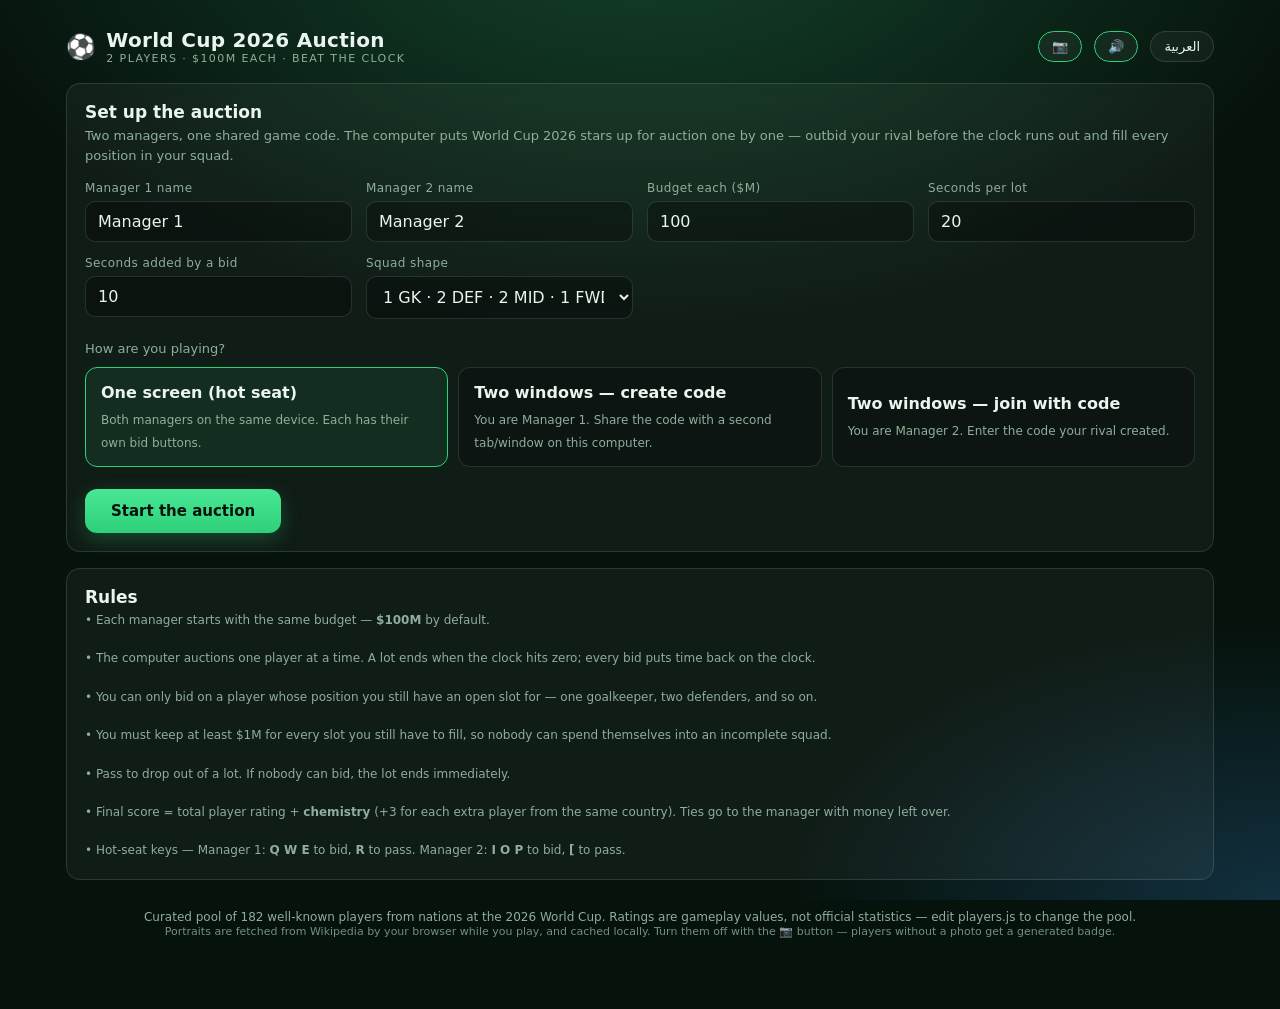
<file: auction/index.html>
<!DOCTYPE html>
<html lang="en">
<head>
<meta charset="utf-8">
<meta name="viewport" content="width=device-width, initial-scale=1">
<title>World Cup 2026 Auction — مزاد كأس العالم</title>
<meta name="description" content="Two-player football auction: $100M each, bid against the clock for World Cup 2026 stars.">
<link rel="stylesheet" href="styles.css">
<link rel="icon" href="data:image/svg+xml,<svg xmlns='http://www.w3.org/2000/svg' viewBox='0 0 32 32'><text y='26' font-size='26'>⚽</text></svg>">
</head>
<body>
<div class="wrap">

  <div class="topbar">
    <div class="brand">
      <span class="ball">⚽</span>
      <div>
        <span id="ttl">World Cup 2026 Auction</span>
        <small id="ttl-sub">2 players · $100M each · beat the clock</small>
      </div>
    </div>
    <div class="spacer"></div>
    <span class="chip hidden" id="code-chip">🔑 <b id="code-text">—</b></span>
    <span class="chip hidden" id="elapsed-chip">⏱ <span id="elapsed-text">0:00</span></span>
    <button class="ghost-btn on" id="photo-btn" title="Photos">📷</button>
    <button class="ghost-btn on" id="sound-btn" title="Sound">🔊</button>
    <button class="ghost-btn" id="lang-btn">العربية</button>
  </div>

  <!-- ============ SETUP ============ -->
  <section id="setup">
    <div class="card">
      <h2 id="s-title">Set up the auction</h2>
      <p class="sub" id="s-sub">
        Two managers, one shared game code. The computer puts World Cup 2026 stars up for auction one
        by one — outbid your rival before the clock runs out and fill every position in your squad.
      </p>

      <div class="grid">
        <label class="field">
          <span id="l-p1">Manager 1 name</span>
          <input type="text" id="in-p1" value="Manager 1" maxlength="18">
        </label>
        <label class="field">
          <span id="l-p2">Manager 2 name</span>
          <input type="text" id="in-p2" value="Manager 2" maxlength="18">
        </label>
        <label class="field">
          <span id="l-budget">Budget each ($M)</span>
          <input type="number" id="in-budget" value="100" min="20" max="500" step="5">
        </label>
        <label class="field">
          <span id="l-timer">Seconds per lot</span>
          <input type="number" id="in-timer" value="20" min="5" max="120" step="1">
        </label>
        <label class="field">
          <span id="l-reset">Seconds added by a bid</span>
          <input type="number" id="in-reset" value="10" min="3" max="60" step="1">
        </label>
        <label class="field">
          <span id="l-formation">Squad shape</span>
          <select id="in-formation">
            <option value="classic">1 GK · 2 DEF · 2 MID · 1 FWD (6)</option>
            <option value="attack">1 GK · 1 DEF · 2 MID · 2 FWD (6)</option>
            <option value="eight">1 GK · 3 DEF · 2 MID · 2 FWD (8)</option>
            <option value="eleven">1 GK · 4 DEF · 4 MID · 3 FWD (11)</option>
          </select>
        </label>
      </div>

      <p class="sub" style="margin:20px 0 8px" id="l-how">How are you playing?</p>
      <div class="modes">
        <button class="mode on" data-mode="local">
          <b id="m-local">One screen (hot seat)</b>
          <span id="m-local-d">Both managers on the same device. Each has their own bid buttons.</span>
        </button>
        <button class="mode" data-mode="host">
          <b id="m-host">Two windows — create code</b>
          <span id="m-host-d">You are Manager 1. Share the code with a second tab/window on this computer.</span>
        </button>
        <button class="mode" data-mode="guest">
          <b id="m-guest">Two windows — join with code</b>
          <span id="m-guest-d">You are Manager 2. Enter the code your rival created.</span>
        </button>
      </div>

      <label class="field hidden" id="join-wrap" style="margin-top:14px;max-width:280px">
        <span id="l-join">Game code</span>
        <input type="text" id="in-code" placeholder="WC26-XXXX" maxlength="10">
      </label>

      <div class="row" style="margin-top:22px">
        <button class="primary-btn" id="start-btn">Start the auction</button>
        <span class="note" id="start-note"></span>
      </div>
    </div>

    <div class="card">
      <h2 id="r-title">Rules</h2>
      <div class="note" id="rules-body"></div>
    </div>
  </section>

  <!-- ============ AUCTION ============ -->
  <section id="game" class="hidden">
    <div class="stage">
      <div id="team0-col"></div>

      <div class="lot-col">
        <div class="card lot">
          <div id="lot-body">
            <span class="pos-badge pos-GK" id="lot-pos">GK</span>
            <div class="lot-photo-wrap"><div class="avatar lot-photo" id="lot-photo"></div><span class="lot-photo-flag" id="lot-flag"></span></div>
            <div class="lot-name" id="lot-name">—</div>
            <div class="lot-meta">
              <span id="lot-nat">—</span>
              <span class="ovr"><span id="lot-ovr">—</span><small id="ovr-label">OVR</small></span>
              <span id="lot-base">—</span>
            </div>
            <div class="bid-now" id="bid-now">$0M</div>
            <div class="bid-holder" id="bid-holder">—</div>
            <div class="timer-track"><div class="timer-fill" id="timer-fill"></div></div>
            <div class="clock"><b id="clock-text">0.0</b><span id="clock-unit">s</span></div>
          </div>
          <div class="verdict hidden" id="verdict"></div>
        </div>

        <div class="card">
          <div class="row" style="justify-content:space-between">
            <span class="note" id="lot-counter">—</span>
            <div class="row">
              <button class="ghost-btn" id="pause-btn">⏸</button>
              <button class="ghost-btn" id="quit-btn">✖</button>
            </div>
          </div>
        </div>
      </div>

      <div id="team1-col"></div>
    </div>

    <div class="card">
      <h2 id="log-title">Auction log</h2>
      <div class="log" id="log"></div>
    </div>
  </section>

  <!-- ============ RESULTS ============ -->
  <section id="results" class="hidden">
    <div class="winner-banner">
      <div class="trophy">🏆</div>
      <h1 id="win-title">—</h1>
      <div class="note" id="win-sub">—</div>
    </div>
    <div class="result-grid" id="result-grid"></div>
    <div class="card">
      <div class="row">
        <button class="primary-btn" id="again-btn">Play again</button>
        <button class="ghost-btn" id="copy-btn">📋 Copy result</button>
      </div>
    </div>
  </section>

  <p class="note" style="text-align:center;margin-top:28px" id="footer-note"></p>
  <p class="credit" style="text-align:center;margin-top:-14px" id="photo-credit"></p>
</div>

<script src="players.js"></script>
<script src="app.js"></script>
</body>
</html>
</file>
<file: auction/styles.css>
/* World Cup 2026 Auction — styles */

:root {
  --bg: #06120c;
  --bg2: #0a1c13;
  --panel: rgba(255, 255, 255, 0.045);
  --panel-solid: #10241a;
  --line: rgba(255, 255, 255, 0.12);
  --text: #eaf5ee;
  --muted: #8fae9c;
  --gold: #f5c451;
  --green: #2fd07a;
  --red: #ff5f5f;
  --p1: #38bdf8;
  --p2: #fb7185;
  --radius: 14px;
  --font: "Segoe UI", system-ui, -apple-system, "Helvetica Neue", Arial, sans-serif;
  --font-ar: "Segoe UI", "Noto Naskh Arabic", "Tahoma", system-ui, sans-serif;
}

* { box-sizing: border-box; }

html, body {
  margin: 0;
  padding: 0;
  min-height: 100%;
}

body {
  font-family: var(--font);
  color: var(--text);
  background:
    radial-gradient(1200px 700px at 50% -10%, #14432c 0%, transparent 60%),
    radial-gradient(900px 500px at 100% 100%, #12303f 0%, transparent 55%),
    var(--bg);
  background-attachment: fixed;
  -webkit-font-smoothing: antialiased;
}

body[dir="rtl"] { font-family: var(--font-ar); }

button, input, select {
  font: inherit;
  color: inherit;
}

button { cursor: pointer; }
button:disabled { cursor: not-allowed; opacity: 0.4; }

.wrap {
  max-width: 1180px;
  margin: 0 auto;
  padding: 18px 16px 60px;
}

/* ---------- header ---------- */

.topbar {
  display: flex;
  align-items: center;
  gap: 12px;
  flex-wrap: wrap;
  padding: 10px 0 18px;
}

.brand {
  display: flex;
  align-items: center;
  gap: 10px;
  font-weight: 800;
  font-size: 20px;
  letter-spacing: 0.3px;
}

.brand .ball { font-size: 24px; }

.brand small {
  display: block;
  font-weight: 500;
  font-size: 11px;
  color: var(--muted);
  letter-spacing: 1.4px;
  text-transform: uppercase;
}

.spacer { flex: 1 1 auto; }

.chip {
  display: inline-flex;
  align-items: center;
  gap: 6px;
  padding: 6px 11px;
  border-radius: 999px;
  border: 1px solid var(--line);
  background: var(--panel);
  font-size: 13px;
  font-variant-numeric: tabular-nums;
}

.chip b { color: var(--gold); letter-spacing: 1px; }

.ghost-btn {
  padding: 7px 13px;
  border-radius: 999px;
  border: 1px solid var(--line);
  background: var(--panel);
  font-size: 13px;
  transition: background 0.15s, border-color 0.15s;
}

.ghost-btn:hover:not(:disabled) {
  background: rgba(255, 255, 255, 0.1);
  border-color: rgba(255, 255, 255, 0.28);
}

.ghost-btn.on {
  border-color: var(--green);
  color: var(--green);
}

/* ---------- cards ---------- */

.card {
  background: var(--panel);
  border: 1px solid var(--line);
  border-radius: var(--radius);
  padding: 18px;
  backdrop-filter: blur(6px);
}

.card + .card { margin-top: 16px; }

h2 {
  margin: 0 0 4px;
  font-size: 17px;
}

.sub {
  margin: 0 0 16px;
  color: var(--muted);
  font-size: 13px;
  line-height: 1.5;
}

/* ---------- setup ---------- */

.grid {
  display: grid;
  gap: 14px;
  grid-template-columns: repeat(auto-fit, minmax(215px, 1fr));
}

label.field { display: block; }

label.field > span {
  display: block;
  font-size: 12px;
  color: var(--muted);
  margin-bottom: 6px;
  letter-spacing: 0.4px;
}

input[type="text"],
input[type="number"],
select {
  width: 100%;
  padding: 10px 12px;
  border-radius: 10px;
  border: 1px solid var(--line);
  background: rgba(0, 0, 0, 0.28);
  outline: none;
}

input:focus, select:focus { border-color: var(--green); }

select option { background: var(--panel-solid); }

.modes {
  display: grid;
  gap: 10px;
  grid-template-columns: repeat(auto-fit, minmax(240px, 1fr));
  margin-top: 4px;
}

.mode {
  text-align: start;
  padding: 13px 15px;
  border-radius: 12px;
  border: 1px solid var(--line);
  background: rgba(0, 0, 0, 0.22);
  line-height: 1.45;
}

.mode b { display: block; margin-bottom: 3px; }
.mode span { font-size: 12px; color: var(--muted); }
.mode.on { border-color: var(--green); background: rgba(47, 208, 122, 0.1); }

.primary-btn {
  padding: 13px 26px;
  border-radius: 12px;
  border: none;
  font-weight: 700;
  font-size: 15px;
  color: #05130c;
  background: linear-gradient(180deg, #48e796, var(--green));
  box-shadow: 0 6px 20px rgba(47, 208, 122, 0.25);
}

.primary-btn:hover:not(:disabled) { filter: brightness(1.07); }

.row {
  display: flex;
  gap: 10px;
  align-items: center;
  flex-wrap: wrap;
}

.note {
  font-size: 12px;
  color: var(--muted);
  line-height: 1.6;
}

/* ---------- auction stage ---------- */

.stage {
  display: grid;
  gap: 16px;
  grid-template-columns: 1fr minmax(320px, 1.15fr) 1fr;
  align-items: start;
}

@media (max-width: 940px) {
  .stage { grid-template-columns: 1fr; }
  .lot-col { order: -1; }
}

.lot {
  text-align: center;
  position: relative;
  overflow: hidden;
}

.lot::before {
  content: "";
  position: absolute;
  inset: -60% -10% auto -10%;
  height: 200px;
  background: radial-gradient(closest-side, rgba(47, 208, 122, 0.22), transparent);
  pointer-events: none;
}

.pos-badge {
  display: inline-block;
  padding: 5px 14px;
  border-radius: 999px;
  font-size: 12px;
  font-weight: 700;
  letter-spacing: 1.2px;
  text-transform: uppercase;
  border: 1px solid currentColor;
}

.pos-GK  { color: #fbbf24; }
.pos-DEF { color: #60a5fa; }
.pos-MID { color: #34d399; }
.pos-FWD { color: #f87171; }

.lot-name {
  font-size: clamp(24px, 5vw, 36px);
  font-weight: 800;
  margin: 12px 0 4px;
  line-height: 1.15;
}

.lot-meta {
  color: var(--muted);
  font-size: 14px;
  display: flex;
  gap: 8px;
  justify-content: center;
  align-items: center;
  flex-wrap: wrap;
}

.ovr {
  display: inline-flex;
  flex-direction: column;
  align-items: center;
  padding: 6px 14px;
  border-radius: 10px;
  background: rgba(245, 196, 81, 0.14);
  border: 1px solid rgba(245, 196, 81, 0.4);
  color: var(--gold);
  font-weight: 800;
  line-height: 1;
}

.ovr small {
  font-size: 9px;
  letter-spacing: 1.5px;
  font-weight: 600;
  opacity: 0.75;
  margin-top: 3px;
}

.bid-now {
  margin: 18px 0 6px;
  font-size: clamp(30px, 7vw, 46px);
  font-weight: 800;
  font-variant-numeric: tabular-nums;
  color: var(--gold);
  line-height: 1;
}

.bid-holder { font-size: 13px; color: var(--muted); min-height: 20px; }

.timer-track {
  height: 10px;
  border-radius: 999px;
  background: rgba(0, 0, 0, 0.4);
  overflow: hidden;
  margin: 16px 0 8px;
}

.timer-fill {
  height: 100%;
  width: 100%;
  background: linear-gradient(90deg, var(--green), #8ef0bd);
  transition: width 0.2s linear;
}

.timer-fill.warn { background: linear-gradient(90deg, #f59e0b, var(--gold)); }
.timer-fill.danger { background: linear-gradient(90deg, #dc2626, var(--red)); }

.clock {
  font-size: 15px;
  font-variant-numeric: tabular-nums;
  color: var(--muted);
}

.clock b { color: var(--text); font-size: 19px; }

.pulse { animation: pulse 0.6s ease-in-out infinite; }
@keyframes pulse { 50% { opacity: 0.45; } }

.pop { animation: pop 0.28s ease-out; }
@keyframes pop {
  0% { transform: scale(0.86); }
  60% { transform: scale(1.06); }
  100% { transform: scale(1); }
}

.verdict {
  margin-top: 14px;
  padding: 12px;
  border-radius: 12px;
  font-weight: 700;
  border: 1px dashed var(--line);
}

.verdict.sold { color: var(--green); border-color: rgba(47, 208, 122, 0.5); }
.verdict.unsold { color: var(--muted); }

/* ---------- team panels ---------- */

.team {
  border-top: 3px solid var(--seat);
}

.team-head {
  display: flex;
  align-items: baseline;
  gap: 8px;
  margin-bottom: 2px;
}

.team-name {
  font-weight: 800;
  font-size: 16px;
  color: var(--seat);
  overflow-wrap: anywhere;
}

.you-tag {
  font-size: 10px;
  letter-spacing: 1px;
  padding: 2px 7px;
  border-radius: 999px;
  background: var(--seat);
  color: #06120c;
  font-weight: 800;
}

.budget {
  font-size: 26px;
  font-weight: 800;
  font-variant-numeric: tabular-nums;
  margin: 2px 0 2px;
}

.budget.low { color: var(--red); }

.max-note { font-size: 12px; color: var(--muted); margin-bottom: 12px; }

.slots {
  display: flex;
  gap: 5px;
  flex-wrap: wrap;
  margin-bottom: 12px;
}

.slot {
  font-size: 10px;
  font-weight: 700;
  letter-spacing: 0.6px;
  padding: 3px 7px;
  border-radius: 6px;
  border: 1px solid var(--line);
  color: var(--muted);
}

.slot.filled { border-color: transparent; background: rgba(255, 255, 255, 0.14); color: var(--text); }

.squad { list-style: none; margin: 0 0 12px; padding: 0; }

.squad li {
  display: flex;
  align-items: center;
  gap: 8px;
  padding: 7px 0;
  border-bottom: 1px solid rgba(255, 255, 255, 0.07);
  font-size: 13px;
}

.squad li:last-child { border-bottom: none; }
.squad .nm { flex: 1 1 auto; overflow-wrap: anywhere; }
.squad .pr { color: var(--gold); font-variant-numeric: tabular-nums; }

.squad .tag {
  font-size: 9px;
  font-weight: 800;
  letter-spacing: 0.6px;
  padding: 2px 5px;
  border-radius: 5px;
  border: 1px solid currentColor;
}

.empty-squad { color: var(--muted); font-size: 13px; padding: 8px 0 14px; }

.bid-pad {
  display: grid;
  grid-template-columns: repeat(3, 1fr);
  gap: 7px;
}

.bid-btn {
  padding: 11px 4px;
  border-radius: 10px;
  border: 1px solid var(--seat);
  background: rgba(255, 255, 255, 0.05);
  color: var(--seat);
  font-weight: 800;
  font-size: 14px;
  transition: transform 0.1s, background 0.15s;
}

.bid-btn:hover:not(:disabled) { background: var(--seat); color: #06120c; }
.bid-btn:active:not(:disabled) { transform: translateY(1px); }

.custom-row {
  display: flex;
  gap: 7px;
  margin-top: 7px;
}

.custom-row input { flex: 1 1 auto; }

.pass-btn {
  width: 100%;
  margin-top: 7px;
  padding: 9px;
  border-radius: 10px;
  border: 1px solid var(--line);
  background: transparent;
  color: var(--muted);
  font-size: 13px;
}

.pass-btn:hover:not(:disabled) { color: var(--red); border-color: var(--red); }

.status-line {
  margin-top: 9px;
  font-size: 12px;
  min-height: 17px;
  color: var(--muted);
  text-align: center;
}

.status-line.leading { color: var(--green); font-weight: 700; }
.status-line.out { color: var(--red); }

/* ---------- log ---------- */

.log {
  max-height: 210px;
  overflow-y: auto;
  font-size: 13px;
  line-height: 1.7;
}

.log div { color: var(--muted); }
.log div b { color: var(--text); }
.log div:first-child { color: var(--text); }

/* ---------- results ---------- */

.result-grid {
  display: grid;
  gap: 16px;
  grid-template-columns: 1fr 1fr;
}

@media (max-width: 760px) { .result-grid { grid-template-columns: 1fr; } }

.winner-banner {
  text-align: center;
  padding: 26px 18px;
  border-radius: var(--radius);
  border: 1px solid rgba(245, 196, 81, 0.45);
  background: linear-gradient(180deg, rgba(245, 196, 81, 0.16), transparent);
  margin-bottom: 16px;
}

.winner-banner .trophy { font-size: 44px; }

.winner-banner h1 {
  margin: 6px 0 4px;
  font-size: clamp(22px, 5vw, 30px);
}

.score-line {
  display: flex;
  justify-content: space-between;
  padding: 6px 0;
  font-size: 13px;
  border-bottom: 1px dashed rgba(255, 255, 255, 0.1);
}

.score-line.total {
  font-size: 17px;
  font-weight: 800;
  border-bottom: none;
  padding-top: 12px;
  color: var(--gold);
}

/* ---------- player photos / avatars ---------- */

.avatar {
  --av: 44px;
  position: relative;
  width: var(--av);
  height: var(--av);
  border-radius: 50%;
  overflow: hidden;
  flex: 0 0 auto;
  display: flex;
  align-items: center;
  justify-content: center;
  background: linear-gradient(160deg, hsl(var(--hue), 45%, 34%), hsl(var(--hue), 55%, 18%));
  border: 2px solid rgba(255, 255, 255, 0.18);
  font-weight: 800;
  font-size: calc(var(--av) * 0.34);
  letter-spacing: 0.5px;
  color: rgba(255, 255, 255, 0.82);
  user-select: none;
}

.avatar img {
  position: absolute;
  inset: 0;
  width: 100%;
  height: 100%;
  object-fit: cover;
  object-position: 50% 18%;
  background: #0d2318;
}

.avatar.ring-GK  { border-color: #fbbf24; }
.avatar.ring-DEF { border-color: #60a5fa; }
.avatar.ring-MID { border-color: #34d399; }
.avatar.ring-FWD { border-color: #f87171; }

.avatar.empty {
  background: rgba(0, 0, 0, 0.25);
  border-style: dashed;
  border-color: rgba(255, 255, 255, 0.28);
  color: rgba(255, 255, 255, 0.4);
  font-size: calc(var(--av) * 0.26);
}

.lot-photo {
  --av: 104px;
  margin: 14px auto 0;
  border-width: 3px;
  box-shadow: 0 10px 26px rgba(0, 0, 0, 0.45);
}

.lot-photo-wrap {
  position: relative;
  width: 104px;
  margin: 0 auto;
}

.lot-photo-flag {
  position: absolute;
  bottom: -2px;
  inset-inline-end: -4px;
  font-size: 22px;
  line-height: 1;
  filter: drop-shadow(0 2px 3px rgba(0, 0, 0, 0.6));
}

/* ---------- formation pitch ---------- */

.pitch {
  position: relative;
  border-radius: 12px;
  padding: 12px 8px;
  margin-bottom: 12px;
  display: flex;
  flex-direction: column;
  justify-content: space-between;
  gap: 10px;
  overflow: hidden;
  border: 1px solid rgba(255, 255, 255, 0.14);
  background:
    repeating-linear-gradient(180deg, rgba(255, 255, 255, 0.035) 0 26px, rgba(0, 0, 0, 0.03) 26px 52px),
    linear-gradient(180deg, #1a5537 0%, #10381f 100%);
}

/* halfway line, centre circle and the two boxes */
.pitch::before {
  content: "";
  position: absolute;
  inset: 6px;
  border: 2px solid rgba(255, 255, 255, 0.16);
  border-radius: 6px;
  pointer-events: none;
}

.pitch::after {
  content: "";
  position: absolute;
  left: 50%;
  top: 50%;
  width: 78px;
  height: 78px;
  margin: -39px 0 0 -39px;
  border: 2px solid rgba(255, 255, 255, 0.16);
  border-radius: 50%;
  box-shadow: 0 0 0 1px transparent;
  pointer-events: none;
}

.pitch-row {
  position: relative;
  z-index: 1;
  display: flex;
  justify-content: space-evenly;
  align-items: flex-start;
  gap: 4px;
}

.pslot {
  width: 68px;
  max-width: 24%;
  text-align: center;
  display: flex;
  flex-direction: column;
  align-items: center;
  gap: 3px;
}

.pslot .avatar { --av: 42px; }

.pslot .nm {
  font-size: 10px;
  line-height: 1.25;
  font-weight: 600;
  overflow: hidden;
  display: -webkit-box;
  -webkit-line-clamp: 2;
  -webkit-box-orient: vertical;
  overflow-wrap: anywhere;
  text-shadow: 0 1px 2px rgba(0, 0, 0, 0.6);
}

.pslot .pr {
  font-size: 10px;
  font-weight: 800;
  color: var(--gold);
  font-variant-numeric: tabular-nums;
}

.pslot .ovr-dot {
  position: absolute;
  bottom: -3px;
  inset-inline-start: -3px;
  min-width: 17px;
  padding: 1px 3px;
  border-radius: 6px;
  background: var(--gold);
  color: #06120c;
  font-size: 9px;
  font-weight: 800;
  line-height: 1.3;
}

.pslot .av-wrap { position: relative; }

.pslot.empty .nm { color: var(--muted); font-weight: 500; }

.pitch.big { padding: 18px 12px; gap: 16px; }
.pitch.big .pslot { width: 92px; }
.pitch.big .pslot .avatar { --av: 60px; }
.pitch.big .pslot .nm { font-size: 12px; }
.pitch.big .pslot .pr { font-size: 11px; }
.pitch.big::after { width: 108px; height: 108px; margin: -54px 0 0 -54px; }

@media (max-width: 420px) {
  .pslot { width: 60px; }
  .pslot .avatar { --av: 38px; }
}

.credit {
  font-size: 11px;
  color: var(--muted);
  opacity: 0.8;
}

.hidden { display: none !important; }
</file>
